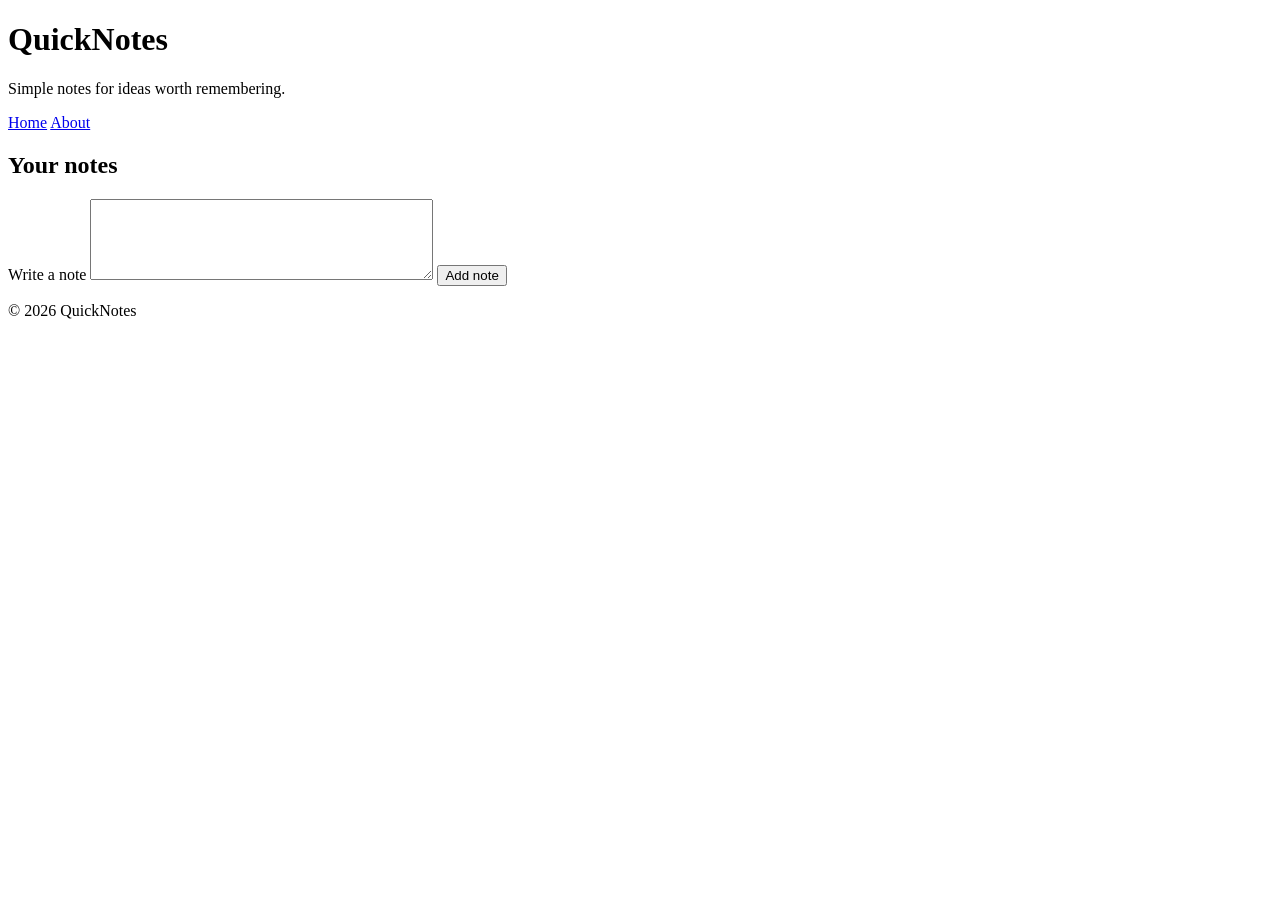
<file: day1/index.html>
<!doctype html>
<html lang="en">
<head>
  <meta charset="utf-8">
  <meta name="viewport" content="width=device-width, initial-scale=1">
  <title>QuickNotes</title>
</head>
<body>
  <header>
    <h1>QuickNotes</h1>
    <p>Simple notes for ideas worth remembering.</p>
    <nav aria-label="Main navigation">
      <a href="index.html">Home</a>
      <a href="about.html">About</a>
    </nav>
  </header>
  <main>
    <h2>Your notes</h2>
    <form action="#" method="post">
      <label for="note">Write a note</label>
      <textarea id="note" name="note" rows="5" cols="40"></textarea>
      <button type="submit">Add note</button>
    </form>
  </main>
  <footer>
    <p>&copy; 2026 QuickNotes</p>
  </footer>
</body>
</html>
</file>
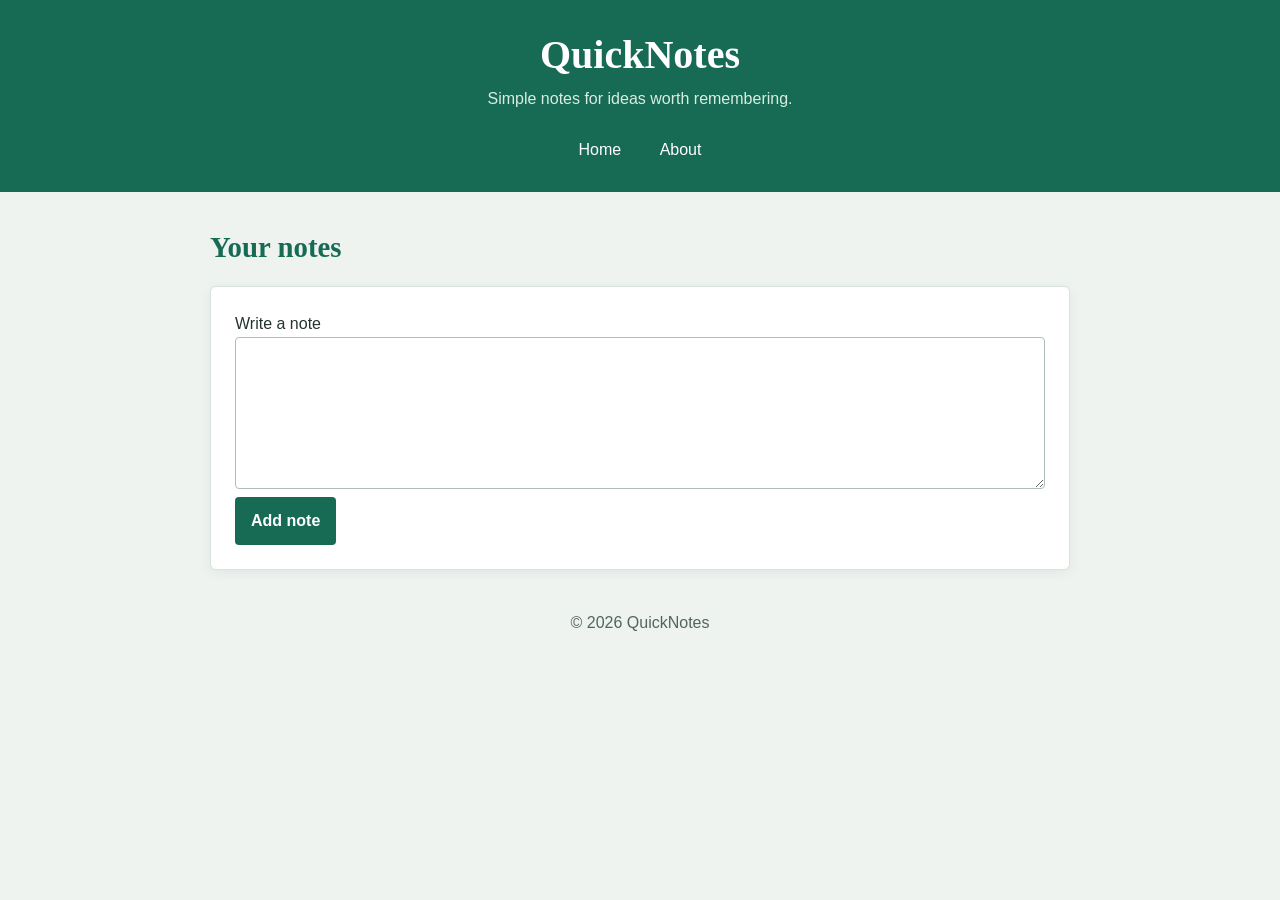
<file: day2/index.html>
<!doctype html>
<html lang="en">
<head>
  <meta charset="utf-8">
  <meta name="viewport" content="width=device-width, initial-scale=1">
  <title>QuickNotes</title>
  <link rel="stylesheet" href="style.css">
</head>
<body>
  <header>
    <h1>QuickNotes</h1>
    <p>Simple notes for ideas worth remembering.</p>
    <nav aria-label="Main navigation">
      <a href="index.html">Home</a>
      <a href="about.html">About</a>
    </nav>
  </header>
  <main>
    <h2>Your notes</h2>
    <form action="#" method="post">
      <label for="note">Write a note</label>
      <textarea id="note" name="note" rows="5" cols="40"></textarea>
      <button type="submit">Add note</button>
    </form>
  </main>
  <footer>
    <p>&copy; 2026 QuickNotes</p>
  </footer>
</body>
</html>
</file>
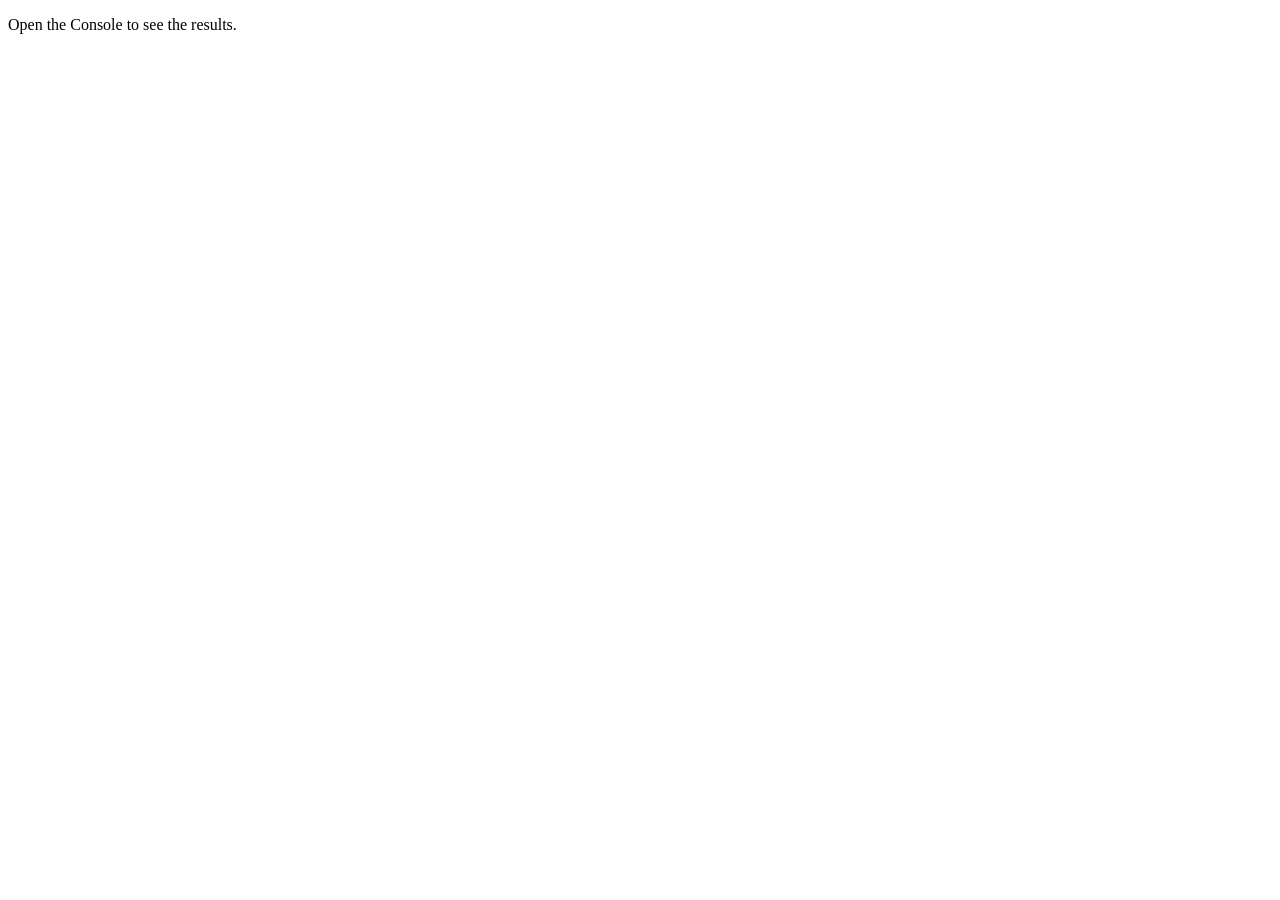
<file: day3/index.html>
<!doctype html>
<html lang="en">

<head>
    <meta charset="utf-8">
    <meta name="viewport" content="width=device-width, initial-scale=1">
    <title>Notes Toolkit</title>
    <script src="script.js" defer></script>
</head>

<body>
    <p>Open the Console to see the results.</p>
</body>

</html>
</file>
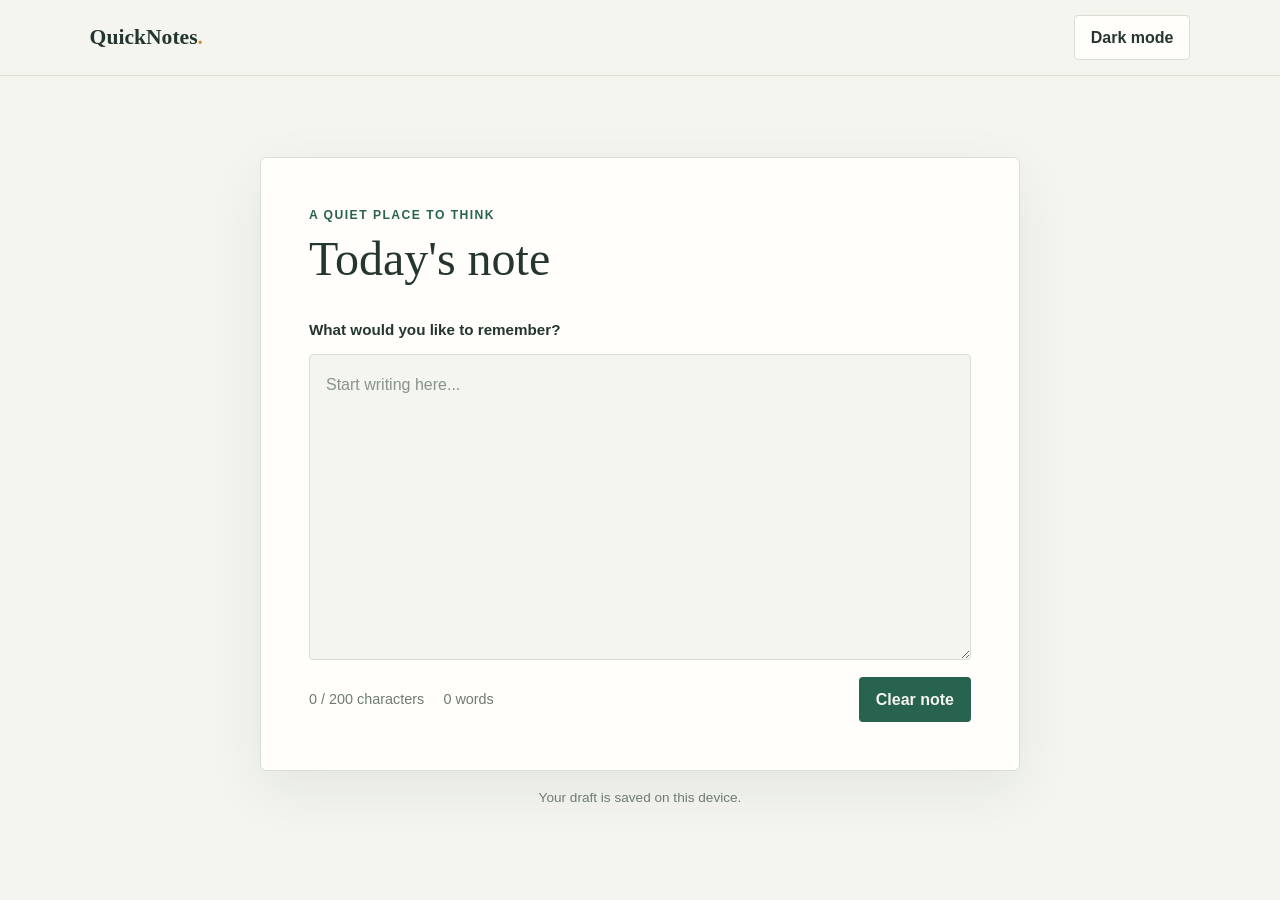
<file: day4/index.html>
<!doctype html>
<html lang="en">
<head>
  <meta charset="utf-8">
  <meta name="viewport" content="width=device-width, initial-scale=1">
  <title>QuickNotes | Live Note</title>
  <link rel="stylesheet" href="style.css">
  <script src="script.js" defer></script>
</head>
<body>
  <header class="site-header">
    <a class="wordmark" href="index.html" aria-label="QuickNotes home">QuickNotes<span>.</span></a>
    <button id="theme-toggle" class="theme-toggle" type="button">Dark mode</button>
  </header>

  <main>
    <section class="editor" aria-labelledby="page-title">
      <div class="editor-heading">
        <p class="eyebrow">A quiet place to think</p>
        <h1 id="page-title">Today's note</h1>
      </div>

      <label for="note-text">What would you like to remember?</label>
      <textarea id="note-text" name="note-text" rows="10" placeholder="Start writing here..."></textarea>

      <div class="editor-footer" aria-live="polite">
        <div class="counts">
          <p id="char-count">0 / 200 characters</p>
          <p id="word-count">0 words</p>
        </div>
        <button id="clear-btn" class="clear-btn" type="button">Clear note</button>
      </div>
    </section>
    <p class="save-status">Your draft is saved on this device.</p>
  </main>
</body>
</html>
</file>
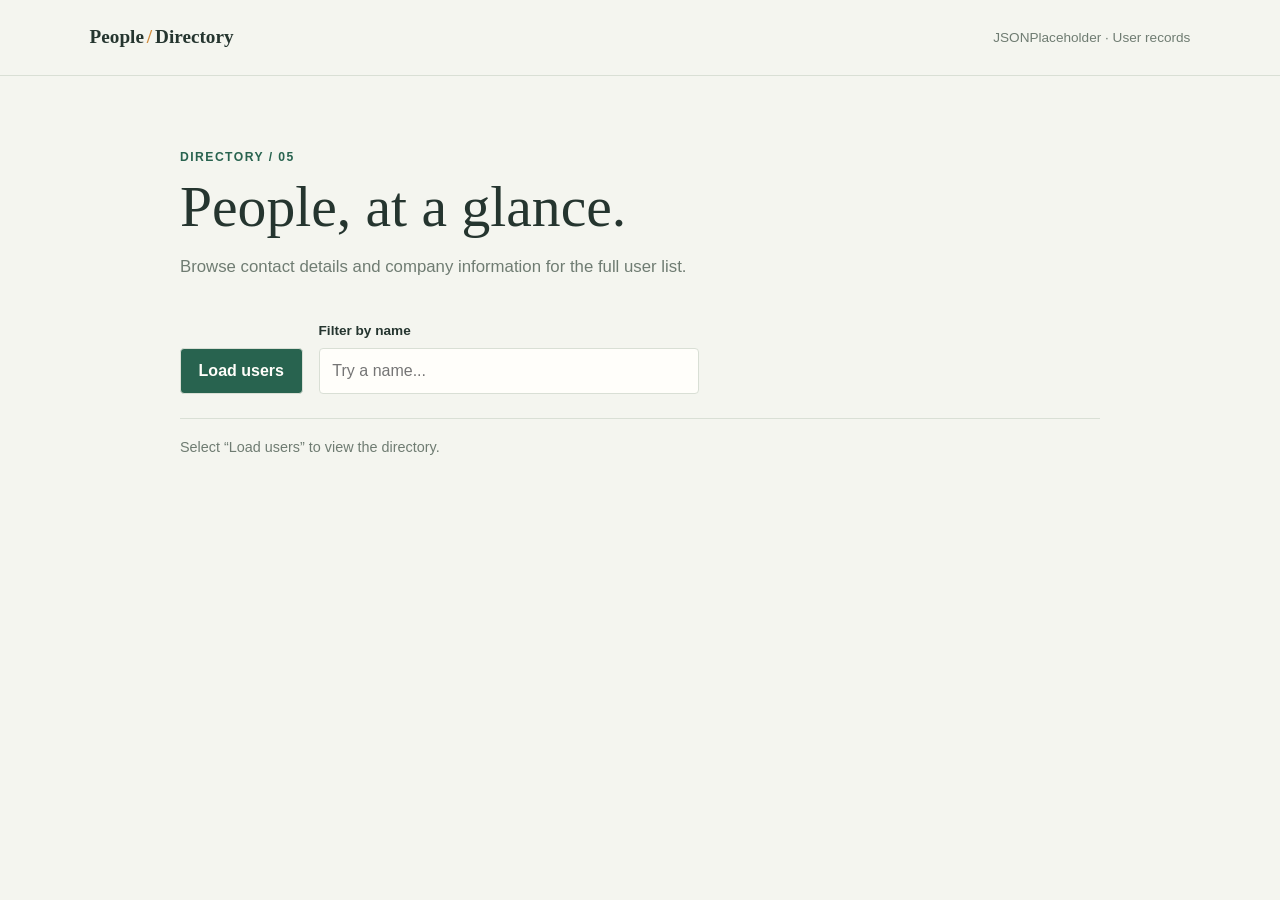
<file: day5/index.html>
<!doctype html>
<html lang="en">
<head>
  <meta charset="utf-8">
  <meta name="viewport" content="width=device-width, initial-scale=1">
  <title>User Directory</title>
  <link rel="stylesheet" href="style.css">
  <script src="users.js" defer></script>
</head>
<body>
  <header class="site-header">
    <a class="wordmark" href="index.html">People<span>/</span>Directory</a>
    <p>JSONPlaceholder · User records</p>
  </header>

  <main>
    <section aria-labelledby="page-title">
      <div class="page-heading">
        <p class="eyebrow">Directory / 05</p>
        <h1 id="page-title">People, at a glance.</h1>
        <p class="intro">Browse contact details and company information for the full user list.</p>
      </div>

      <div class="directory-controls">
        <button id="load-users" type="button">Load users</button>
        <div class="filter-control">
          <label for="filter-input">Filter by name</label>
          <input id="filter-input" name="filter" type="search" placeholder="Try a name..." autocomplete="off">
        </div>
      </div>

      <p id="status" role="status" aria-live="polite">Select “Load users” to view the directory.</p>
      <ul id="users-list" aria-label="Users"></ul>
    </section>
  </main>
</body>
</html>
</file>
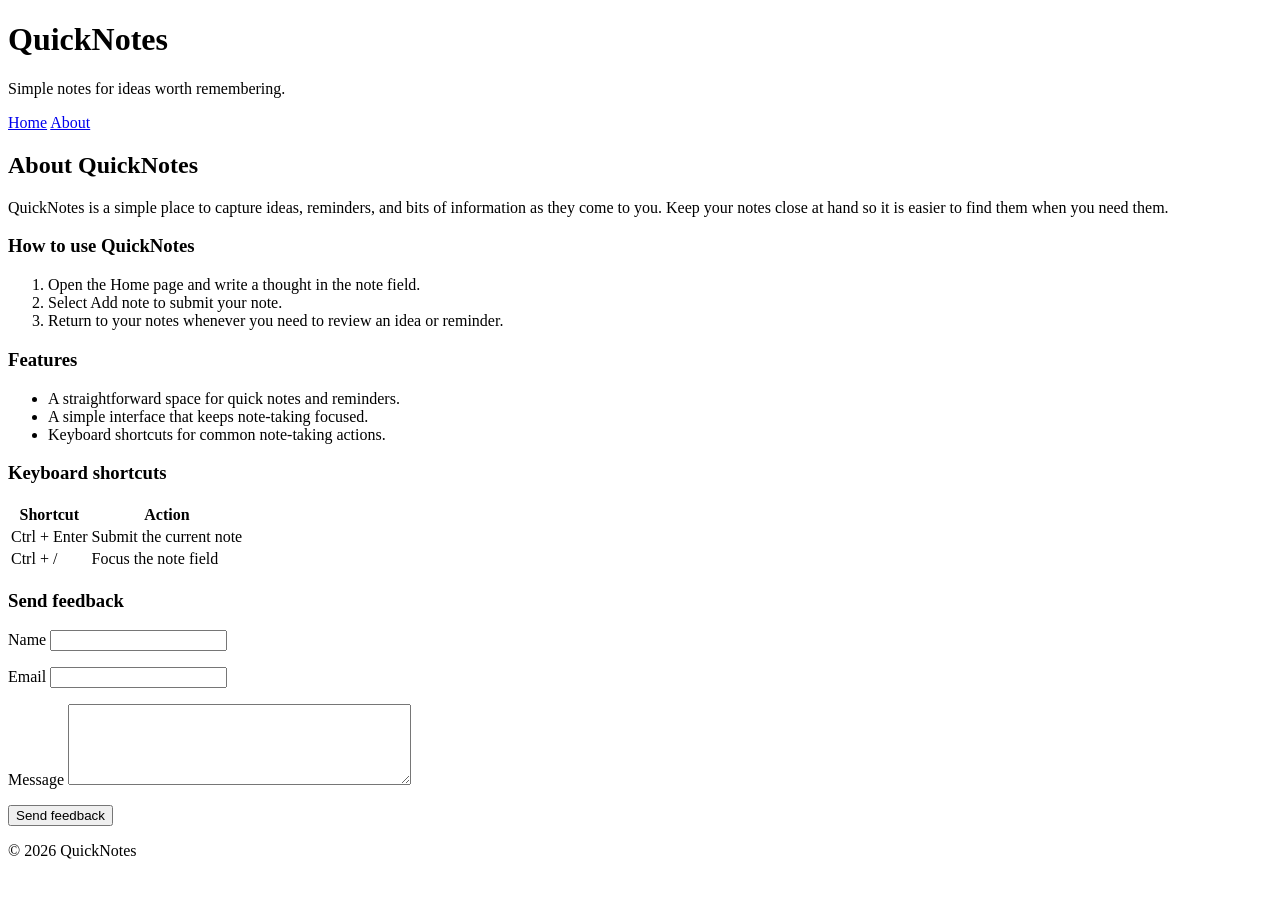
<file: day1/about.html>
<!doctype html>
<html lang="en">
<head>
  <meta charset="utf-8">
  <meta name="viewport" content="width=device-width, initial-scale=1">
  <title>About QuickNotes</title>
</head>
<body>
  <header>
    <h1>QuickNotes</h1>
    <p>Simple notes for ideas worth remembering.</p>
    <nav aria-label="Main navigation">
      <a href="index.html">Home</a>
      <a href="about.html">About</a>
    </nav>
  </header>
  <main>
    <h2>About QuickNotes</h2>
    <p>QuickNotes is a simple place to capture ideas, reminders, and bits of information as they come to you. Keep your notes close at hand so it is easier to find them when you need them.</p>

    <section>
      <h3>How to use QuickNotes</h3>
      <ol>
        <li>Open the Home page and write a thought in the note field.</li>
        <li>Select Add note to submit your note.</li>
        <li>Return to your notes whenever you need to review an idea or reminder.</li>
      </ol>
    </section>

    <section>
      <h3>Features</h3>
      <ul>
        <li>A straightforward space for quick notes and reminders.</li>
        <li>A simple interface that keeps note-taking focused.</li>
        <li>Keyboard shortcuts for common note-taking actions.</li>
      </ul>
    </section>

    <section>
      <h3>Keyboard shortcuts</h3>
      <table>
        <thead>
          <tr>
            <th scope="col">Shortcut</th>
            <th scope="col">Action</th>
          </tr>
        </thead>
        <tbody>
          <tr>
            <td>Ctrl + Enter</td>
            <td>Submit the current note</td>
          </tr>
          <tr>
            <td>Ctrl + /</td>
            <td>Focus the note field</td>
          </tr>
        </tbody>
      </table>
    </section>

    <section>
      <h3>Send feedback</h3>
      <form action="#" method="post">
        <p>
          <label for="name">Name</label>
          <input id="name" name="name" type="text" required>
        </p>
        <p>
          <label for="email">Email</label>
          <input id="email" name="email" type="email" required>
        </p>
        <p>
          <label for="message">Message</label>
          <textarea id="message" name="message" rows="5" cols="40" required></textarea>
        </p>
        <button type="submit">Send feedback</button>
      </form>
    </section>
  </main>
  <footer>
    <p>&copy; 2026 QuickNotes</p>
  </footer>
</body>
</html>
</file>
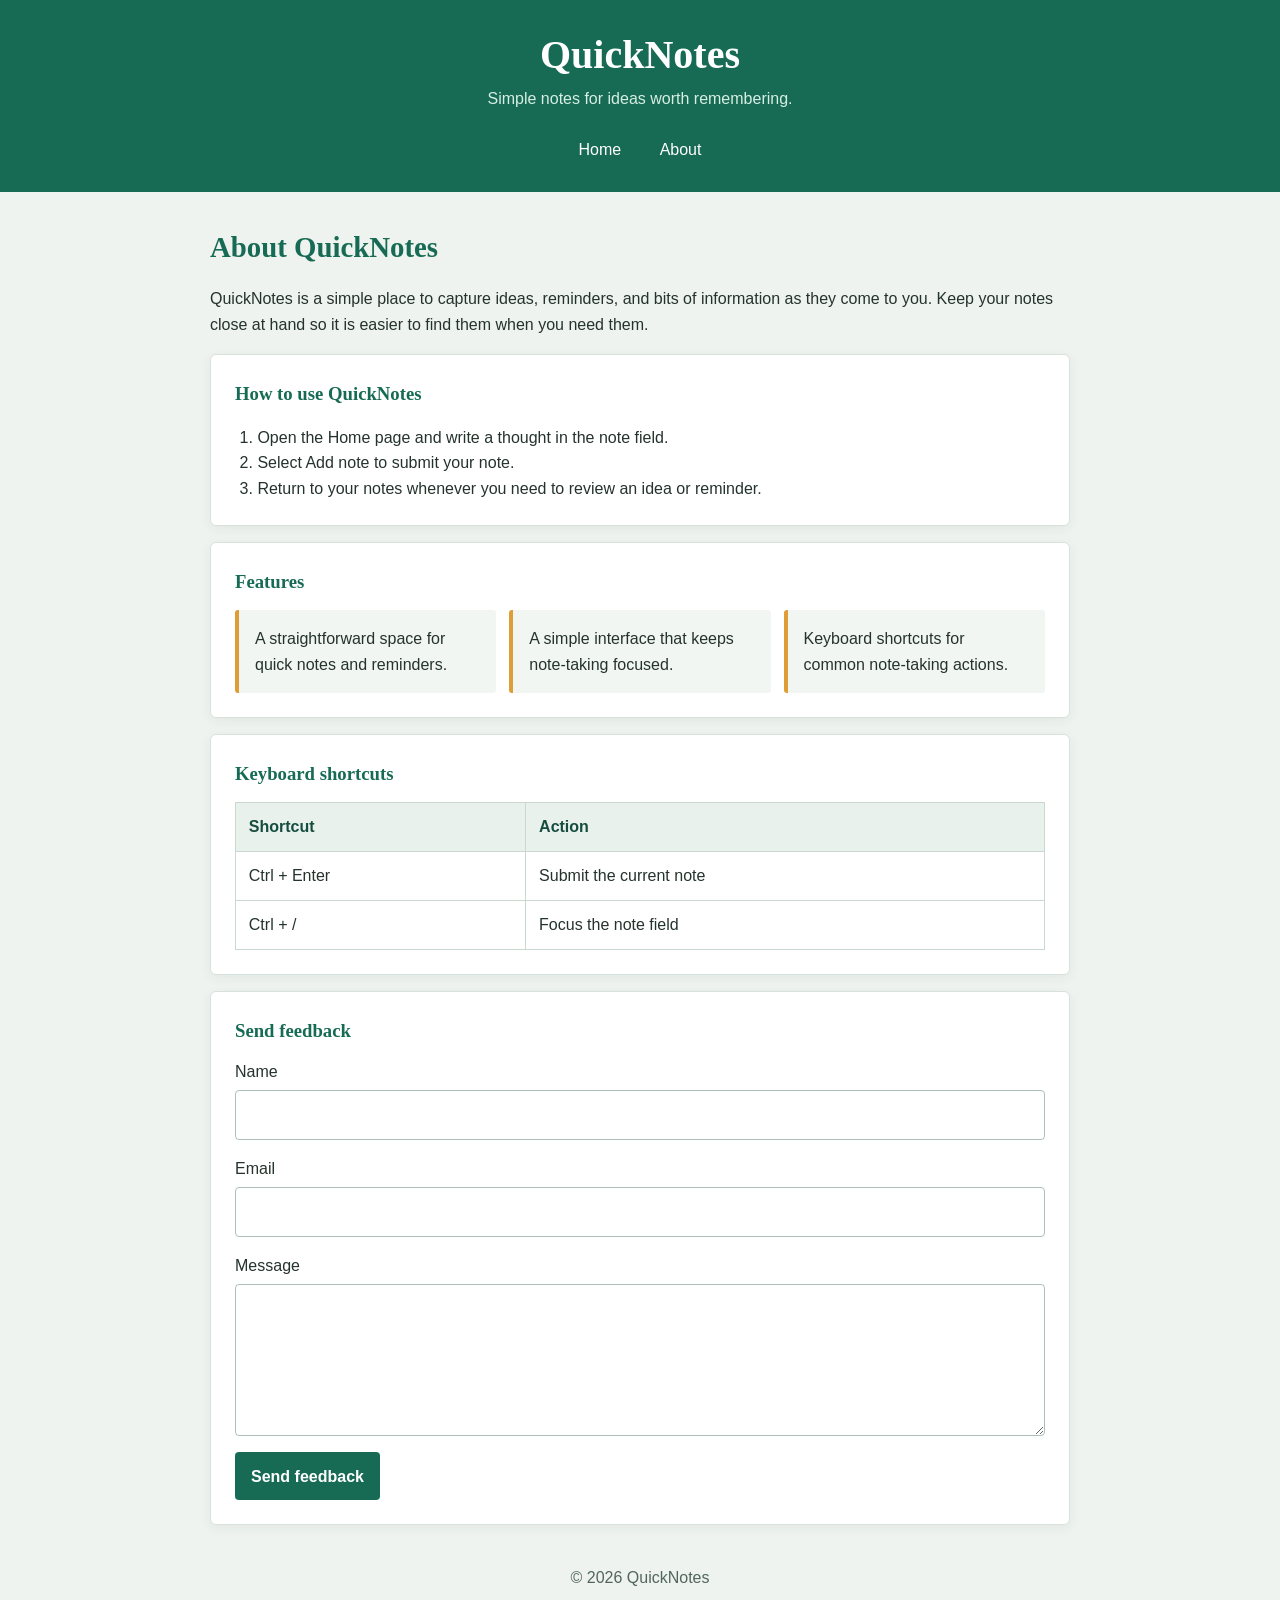
<file: day2/about.html>
<!doctype html>
<html lang="en">
<head>
  <meta charset="utf-8">
  <meta name="viewport" content="width=device-width, initial-scale=1">
  <title>About QuickNotes</title>
  <link rel="stylesheet" href="style.css">
</head>
<body>
  <header>
    <h1>QuickNotes</h1>
    <p>Simple notes for ideas worth remembering.</p>
    <nav aria-label="Main navigation">
      <a href="index.html">Home</a>
      <a href="about.html">About</a>
    </nav>
  </header>
  <main>
    <h2>About QuickNotes</h2>
    <p>QuickNotes is a simple place to capture ideas, reminders, and bits of information as they come to you. Keep your notes close at hand so it is easier to find them when you need them.</p>

    <section>
      <h3>How to use QuickNotes</h3>
      <ol>
        <li>Open the Home page and write a thought in the note field.</li>
        <li>Select Add note to submit your note.</li>
        <li>Return to your notes whenever you need to review an idea or reminder.</li>
      </ol>
    </section>

    <section>
      <h3>Features</h3>
      <ul class="features">
        <li>A straightforward space for quick notes and reminders.</li>
        <li>A simple interface that keeps note-taking focused.</li>
        <li>Keyboard shortcuts for common note-taking actions.</li>
      </ul>
    </section>

    <section>
      <h3>Keyboard shortcuts</h3>
      <table>
        <thead>
          <tr>
            <th scope="col">Shortcut</th>
            <th scope="col">Action</th>
          </tr>
        </thead>
        <tbody>
          <tr>
            <td>Ctrl + Enter</td>
            <td>Submit the current note</td>
          </tr>
          <tr>
            <td>Ctrl + /</td>
            <td>Focus the note field</td>
          </tr>
        </tbody>
      </table>
    </section>

    <section>
      <h3>Send feedback</h3>
      <form action="#" method="post">
        <p>
          <label for="name">Name</label>
          <input id="name" name="name" type="text" required>
        </p>
        <p>
          <label for="email">Email</label>
          <input id="email" name="email" type="email" required>
        </p>
        <p>
          <label for="message">Message</label>
          <textarea id="message" name="message" rows="5" cols="40" required></textarea>
        </p>
        <button type="submit">Send feedback</button>
      </form>
    </section>
  </main>
  <footer>
    <p>&copy; 2026 QuickNotes</p>
  </footer>
</body>
</html>
</file>
<file: day2/style.css>
*,
*::before,
*::after {
  box-sizing: border-box;
}

body {
  margin: 0;
  background: #eef3ef;
  color: #25332d;
  font-family: "Trebuchet MS", "Segoe UI", sans-serif;
  line-height: 1.6;
}

header {
  padding: 2rem 1.5rem 1.5rem;
  background: #176b54;
  color: #fff;
  text-align: center;
}

header h1 {
  margin: 0;
  font-family: Georgia, "Times New Roman", serif;
  font-size: 2.5rem;
  line-height: 1.15;
}

header p {
  margin: 0.5rem 0 1.25rem;
  color: #d7eee4;
}

nav {
  display: flex;
  justify-content: center;
  gap: 16px;
}

nav a {
  padding: 0.35rem 0.7rem;
  border-radius: 4px;
  color: #fff;
  text-decoration: none;
  transition: background-color 180ms ease, color 180ms ease;
}

nav a:hover,
nav a:focus-visible {
  background: #d5ee74;
  color: #20372d;
}

main {
  width: calc(100% - 2rem);
  max-width: 860px;
  margin: 2rem auto;
}

main > h2 {
  margin: 0 0 1rem;
  color: #176b54;
  font-family: Georgia, "Times New Roman", serif;
  font-size: 1.8rem;
}

main > section,
main > form {
  margin: 1rem 0;
  padding: 1.5rem;
  border: 1px solid #d8e2dc;
  border-radius: 6px;
  background: #fff;
  box-shadow: 0 3px 12px rgb(37 51 45 / 6%);
}

section h3 {
  margin: 0 0 0.8rem;
  color: #176b54;
  font-family: Georgia, "Times New Roman", serif;
}

section ol {
  margin-bottom: 0;
  padding-left: 1.4rem;
}

.features {
  display: grid;
  grid-template-columns: repeat(auto-fit, minmax(180px, 1fr));
  gap: 0.8rem;
  margin: 0;
  padding: 0;
  list-style: none;
}

.features li {
  min-height: 100%;
  padding: 1rem;
  border-left: 4px solid #df9d38;
  border-radius: 3px;
  background: #f2f6f3;
}

table {
  width: 100%;
  border-collapse: collapse;
}

th,
td {
  padding: 0.7rem 0.8rem;
  border: 1px solid #cbd8d0;
  text-align: left;
}

th {
  background: #e8f1ec;
  color: #174d3f;
}

form p {
  display: grid;
  gap: 0.35rem;
  margin: 0 0 1rem;
}

input,
textarea {
  width: 100%;
  padding: 0.7rem;
  border: 1px solid #aebfb5;
  border-radius: 4px;
  background: #fff;
  color: inherit;
  font: inherit;
}

input:focus,
textarea:focus {
  border-color: #176b54;
  outline: 3px solid rgb(23 107 84 / 18%);
}

textarea {
  resize: vertical;
}

button {
  padding: 0.7rem 1rem;
  border: 0;
  border-radius: 4px;
  background: #176b54;
  color: #fff;
  cursor: pointer;
  font: inherit;
  font-weight: 700;
  transition: background-color 180ms ease, transform 180ms ease;
}

button:hover,
button:focus-visible {
  transform: translateY(-1px);
  background: #104d3d;
}

footer {
  padding: 0.5rem 1rem 1.5rem;
  color: #52665b;
  text-align: center;
}

footer p {
  margin: 0;
}

@media (max-width: 600px) {
  header {
    padding: 1.25rem 1rem 1rem;
  }

  header h1 {
    font-size: 2rem;
  }

  main {
    width: calc(100% - 1.25rem);
    margin: 1.25rem auto;
  }

  main > section,
  main > form {
    padding: 1rem;
  }

  th,
  td {
    padding: 0.55rem;
  }
}
</file>
<file: day4/style.css>
*,
*::before,
*::after {
  box-sizing: border-box;
}

:root {
  color-scheme: light;
  --page: #f4f5ef;
  --surface: #fffefa;
  --ink: #25352f;
  --muted: #6f7c72;
  --line: #d9dfd5;
  --accent: #28634f;
  --accent-hover: #1d4c3c;
  --focus: rgb(40 99 79 / 20%);
  --warning: #b45a13;
  --over: #b33332;
  --shadow: 0 18px 55px rgb(28 49 38 / 8%);
}

body.dark {
  color-scheme: dark;
  --page: #1e2824;
  --surface: #29342e;
  --ink: #edf1e9;
  --muted: #acb8ac;
  --line: #46544a;
  --accent: #91c4a0;
  --accent-hover: #acd7b7;
  --focus: rgb(145 196 160 / 22%);
  --warning: #f0a354;
  --over: #ff8580;
  --shadow: 0 18px 55px rgb(0 0 0 / 20%);
}

body {
  min-height: 100vh;
  margin: 0;
  background-color: var(--page);
  color: var(--ink);
  font-family: "Trebuchet MS", "Segoe UI", sans-serif;
  line-height: 1.6;
  transition: background-color 180ms ease, color 180ms ease;
}

.site-header {
  display: flex;
  align-items: center;
  justify-content: space-between;
  min-height: 76px;
  padding: 0 7vw;
  border-bottom: 1px solid var(--line);
}

.wordmark {
  color: var(--ink);
  font-family: Georgia, "Times New Roman", serif;
  font-size: 1.35rem;
  font-weight: 700;
  text-decoration: none;
}

.wordmark span {
  color: #d28d3e;
}

button {
  min-height: 42px;
  padding: 0.55rem 1rem;
  border: 1px solid var(--line);
  border-radius: 4px;
  background: var(--surface);
  color: var(--ink);
  cursor: pointer;
  font: inherit;
  font-weight: 700;
  transition: background-color 180ms ease, border-color 180ms ease, color 180ms ease;
}

button:hover {
  border-color: var(--accent);
}

button:focus-visible,
textarea:focus-visible,
.wordmark:focus-visible {
  outline: 3px solid var(--focus);
  outline-offset: 3px;
}

main {
  width: min(100% - 2rem, 760px);
  margin: clamp(3rem, 9vh, 6.5rem) auto 3rem;
}

.editor-heading {
  margin-bottom: 2rem;
}

.eyebrow {
  margin: 0 0 0.35rem;
  color: var(--accent);
  font-size: 0.76rem;
  font-weight: 700;
  letter-spacing: 0.12em;
  text-transform: uppercase;
}

h1 {
  margin: 0;
  font-family: Georgia, "Times New Roman", serif;
  font-size: clamp(2rem, 5vw, 3rem);
  font-weight: 400;
  line-height: 1.15;
}

.editor {
  padding: clamp(1.25rem, 5vw, 3rem);
  border: 1px solid var(--line);
  border-radius: 6px;
  background: var(--surface);
  box-shadow: var(--shadow);
}

label {
  display: block;
  margin-bottom: 0.7rem;
  font-size: 0.95rem;
  font-weight: 700;
}

textarea {
  display: block;
  width: 100%;
  min-height: 260px;
  padding: 1rem;
  border: 1px solid var(--line);
  border-radius: 4px;
  background: var(--page);
  color: var(--ink);
  font: inherit;
  line-height: 1.7;
  resize: vertical;
}

textarea::placeholder {
  color: var(--muted);
  opacity: 0.8;
}

textarea:focus-visible {
  border-color: var(--accent);
}

.editor-footer {
  display: flex;
  align-items: center;
  justify-content: space-between;
  gap: 1rem;
  margin-top: 1.1rem;
}

.counts {
  display: flex;
  flex-wrap: wrap;
  gap: 0.35rem 1.2rem;
}

.counts p {
  margin: 0;
  color: var(--muted);
  font-size: 0.9rem;
}

.counts p.warning {
  color: var(--warning);
}

.counts p.over {
  color: var(--over);
  font-weight: 700;
}

.clear-btn {
  border-color: transparent;
  background: var(--accent);
  color: var(--page);
}

.clear-btn:hover {
  border-color: transparent;
  background: var(--accent-hover);
  color: var(--page);
}

.save-status {
  margin: 1rem 0 0;
  color: var(--muted);
  font-size: 0.85rem;
  text-align: center;
}

@media (max-width: 520px) {
  .site-header {
    min-height: 64px;
    padding: 0 1rem;
  }

  .editor-footer {
    align-items: flex-start;
    flex-direction: column;
  }

  .clear-btn {
    align-self: flex-end;
  }
}
</file>
<file: day5/style.css>
*,
*::before,
*::after {
  box-sizing: border-box;
}

:root {
  color-scheme: light;
  --page: #f4f5ef;
  --surface: #fffefa;
  --ink: #25352f;
  --muted: #6f7c72;
  --line: #d9dfd5;
  --accent: #28634f;
  --accent-hover: #1d4c3c;
  --focus: rgb(40 99 79 / 20%);
}

body {
  min-height: 100vh;
  margin: 0;
  background-color: var(--page);
  color: var(--ink);
  font-family: "Trebuchet MS", "Segoe UI", sans-serif;
  line-height: 1.6;
}

.site-header {
  display: flex;
  align-items: center;
  justify-content: space-between;
  min-height: 76px;
  padding: 0 7vw;
  border-bottom: 1px solid var(--line);
}

.wordmark {
  color: var(--ink);
  font-family: Georgia, "Times New Roman", serif;
  font-size: 1.2rem;
  font-weight: 700;
  text-decoration: none;
}

.wordmark span {
  padding: 0 0.18rem;
  color: #d28d3e;
}

.site-header p,
.intro {
  color: var(--muted);
}

.site-header p {
  margin: 0;
  font-size: 0.85rem;
}

main {
  width: min(100% - 2rem, 920px);
  margin: clamp(2.5rem, 8vh, 5rem) auto 4rem;
}

.page-heading {
  max-width: 620px;
  margin-bottom: 2.5rem;
}

.eyebrow {
  margin: 0 0 0.45rem;
  color: var(--accent);
  font-size: 0.76rem;
  font-weight: 700;
  letter-spacing: 0.12em;
  text-transform: uppercase;
}

h1 {
  margin: 0;
  font-family: Georgia, "Times New Roman", serif;
  font-size: clamp(2.2rem, 5vw, 3.6rem);
  font-weight: 400;
  line-height: 1.12;
}

.intro {
  margin: 0.9rem 0 0;
  font-size: 1.05rem;
}

.directory-controls {
  display: flex;
  align-items: end;
  gap: 1rem;
  padding-bottom: 1.5rem;
  border-bottom: 1px solid var(--line);
}

button,
input {
  min-height: 46px;
  border: 1px solid var(--line);
  border-radius: 4px;
  font: inherit;
}

button {
  padding: 0.55rem 1.1rem;
  background: var(--accent);
  color: #fffefa;
  cursor: pointer;
  font-weight: 700;
}

button:hover:not(:disabled) {
  background: var(--accent-hover);
}

button:disabled {
  cursor: wait;
  opacity: 0.65;
}

.filter-control {
  flex: 1;
  max-width: 380px;
}

label {
  display: block;
  margin-bottom: 0.35rem;
  font-size: 0.85rem;
  font-weight: 700;
}

input {
  width: 100%;
  padding: 0.55rem 0.8rem;
  background: var(--surface);
  color: var(--ink);
}

button:focus-visible,
input:focus-visible,
.wordmark:focus-visible {
  outline: 3px solid var(--focus);
  outline-offset: 3px;
}

#status {
  min-height: 1.6em;
  margin: 1.1rem 0;
  color: var(--muted);
  font-size: 0.9rem;
}

#users-list {
  display: grid;
  grid-template-columns: repeat(2, minmax(0, 1fr));
  gap: 0.8rem;
  margin: 0;
  padding: 0;
  list-style: none;
}

.user-item {
  min-width: 0;
  padding: 1.1rem 1.2rem;
  border: 1px solid var(--line);
  border-radius: 4px;
  background: var(--surface);
}

.user-item h2 {
  margin: 0 0 0.55rem;
  font-family: Georgia, "Times New Roman", serif;
  font-size: 1.25rem;
  font-weight: 400;
}

.user-item p {
  overflow-wrap: anywhere;
  margin: 0.2rem 0;
  color: var(--muted);
  font-size: 0.9rem;
}

.user-item strong {
  color: var(--ink);
  font-weight: 700;
}

@media (max-width: 600px) {
  .site-header {
    min-height: 64px;
    padding: 0 1rem;
  }

  .site-header p {
    max-width: 42%;
    text-align: right;
  }

  .directory-controls {
    align-items: stretch;
    flex-direction: column;
  }

  .filter-control {
    max-width: none;
  }

  #users-list {
    grid-template-columns: 1fr;
  }
}
</file>
